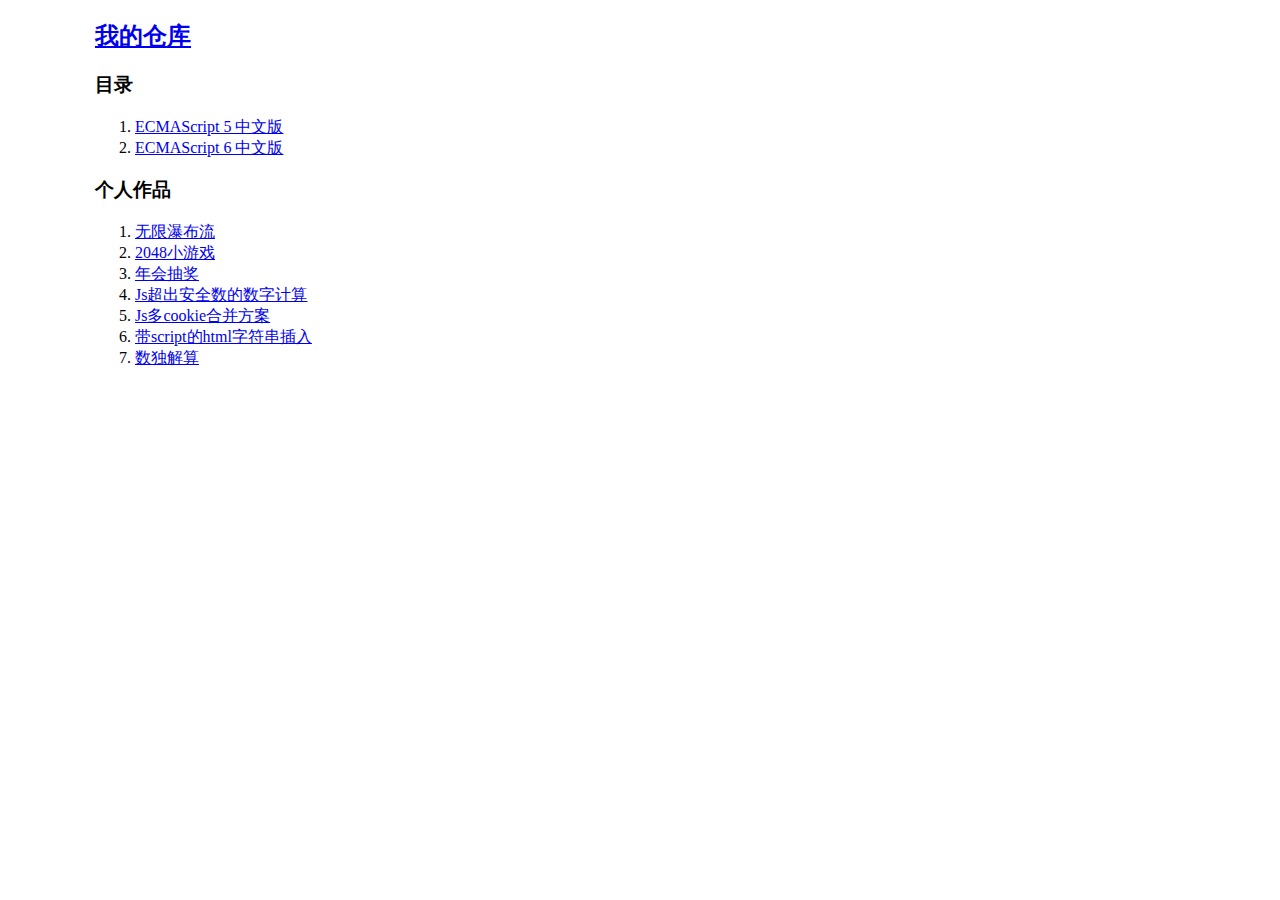
<file: index.html>
<!DOCTYPE html PUBLIC "-//W3C//DTD XHTML 1.0 Transitional//EN" "http://www.w3.org/TR/xhtml1/DTD/xhtml1-transitional.dtd">
<html xmlns="http://www.w3.org/1999/xhtml" xml:lang="en">
<head>
  <meta http-equiv="Content-Type" content="text/html;charset=UTF-8">
  <meta name="baidu_union_verify" content="72eb6b51d699dcba6bad1bfb6adeff0c">
  <title>坚壳</title>
  <style>
  body {
    width: 1090px;
    margin: 20px auto;
  }
  </style>
</head>
<body>
  <h2><a href="http://www.github.com/feng524822">我的仓库</a></h2>
  <h3>目录</h3>
  <ol>
    <li><a href="es5/">ECMAScript 5 中文版</a></li>
    <li><a href="es6/">ECMAScript 6 中文版</a></li>
  </ol>
  <h3>个人作品</h3>
  <ol>
    <li><a href="waterfall/">无限瀑布流</a></li>
    <li><a href="2048/">2048小游戏</a></li>
    <li><a href="lottery/index.html">年会抽奖</a></li>
    <li><a href="https://github.com/feng524822/StringMath" target="_blank">Js超出安全数的数字计算</a></li>
    <li><a href="https://github.com/feng524822/Jcookie" target="_blank">Js多cookie合并方案</a></li>
    <li><a href="https://github.com/feng524822/runHtmlWithScript" target="_blank">带script的html字符串插入</a></li>
    <li><a href="/shudu" target="_blank">数独解算</a></li>
  </ol>
</body>
</html>
</file>
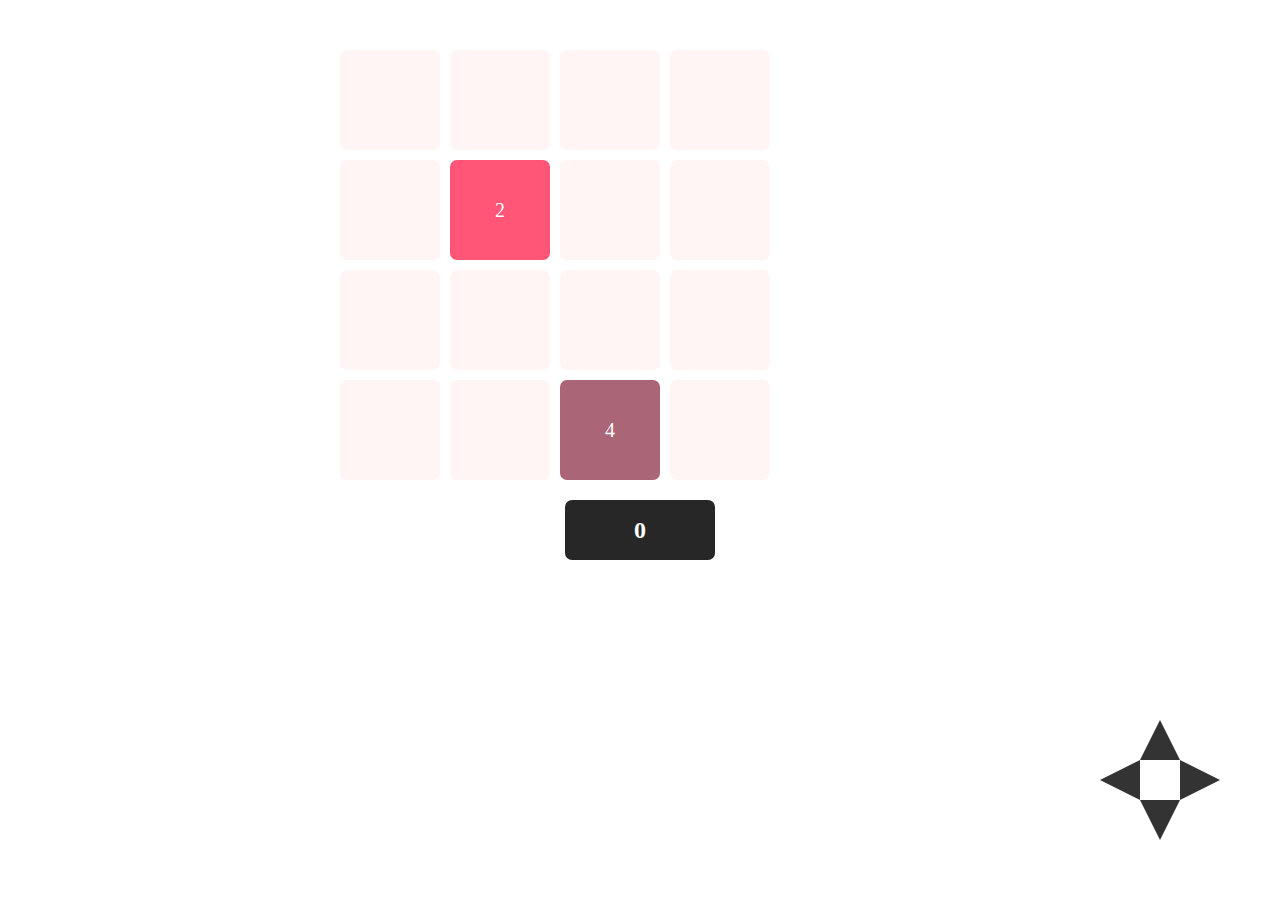
<file: 2048/index.html>
<!DOCTYPE html>
<html lang="en">
<head>
<meta charset="UTF-8">
<title>Document</title>
<style>
    * {margin: 0; padding: 0;}
    ul, li {list-style: none;}
    #wrap {
        width: 600px;
        margin: 50px auto;
    }
</style>
<script src="2048.js"></script>
<script>
window.onload = function() {
    var a = h2048(document.getElementById("wrap"));
}
</script>
</head>
<body>
    <div id="wrap"></div>
</body>
</html>
</file>
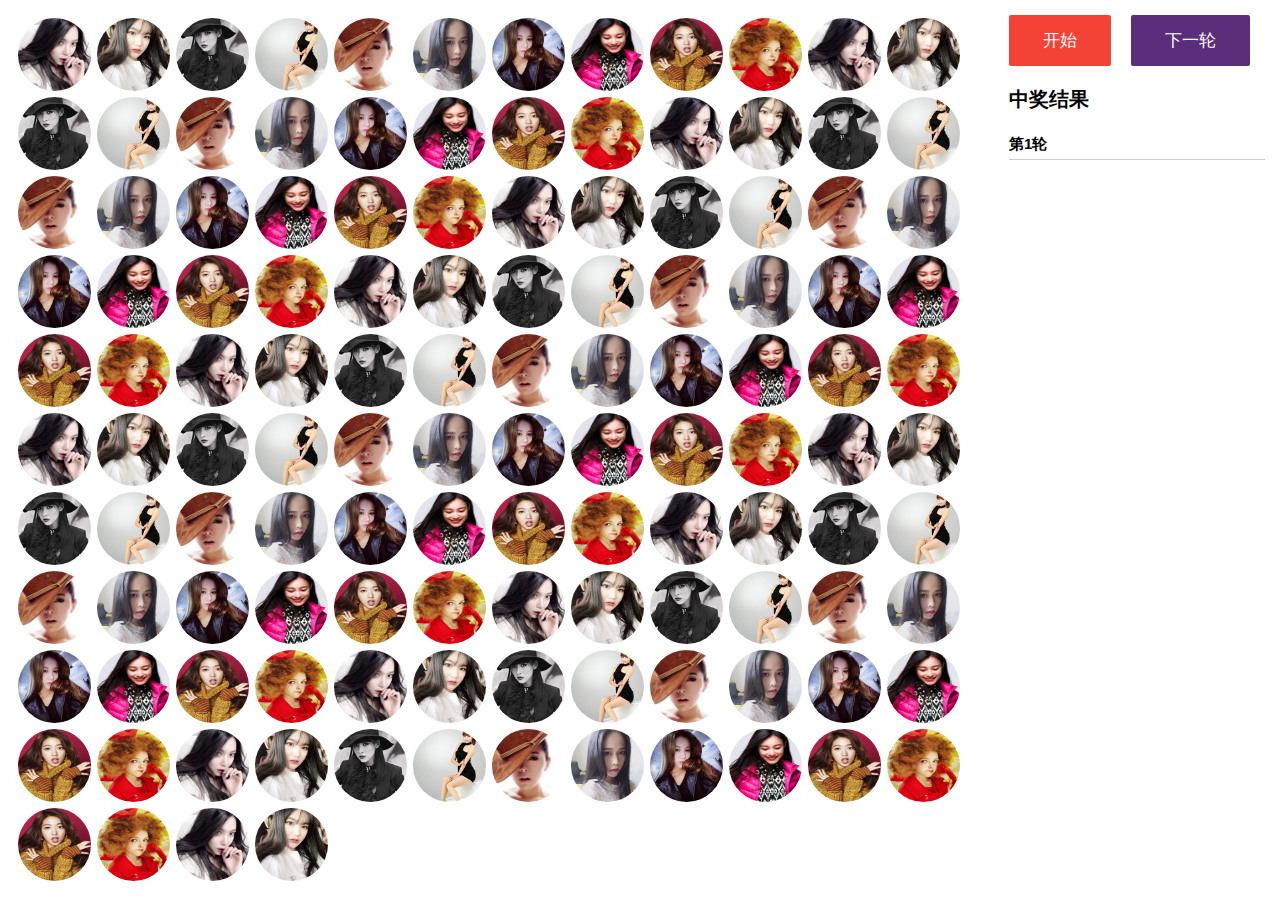
<file: lottery/index.html>
<!DOCTYPE html PUBLIC "-//W3C//DTD XHTML 1.0 Transitional//EN" "http://www.w3.org/TR/xhtml1/DTD/xhtml1-transitional.dtd">
<html xmlns="http://www.w3.org/1999/xhtml" xml:lang="en">
<head>
	<meta http-equiv="Content-Type" content="text/html;charset=UTF-8">
	<title>年会抽奖</title>
	<link rel="stylesheet" href="main.css" />
</head>
<body>
	<script src="data.js"></script>
	<script src="main.js"></script>
	<script>
		new Lottery(JOINER, 7, 1.5);
	</script>
</body>
</html>
</file>
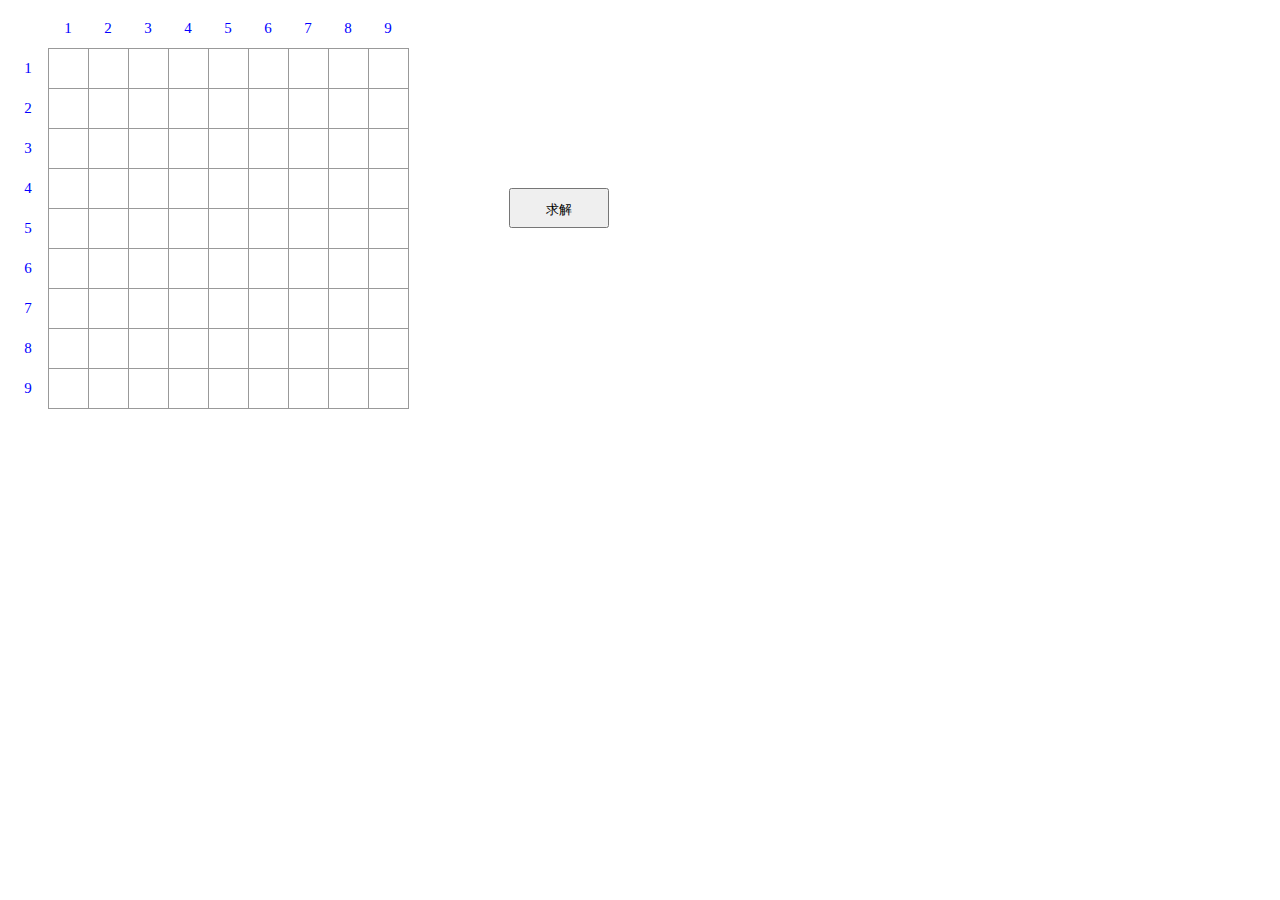
<file: shudu/index.html>
<!DOCTYPE html>
<html lang="en">
<head>
    <meta charset="UTF-8">
    <meta name="viewport" content="width=device-width, initial-scale=1.0">
    <meta http-equiv="X-UA-Compatible" content="ie=edge">
    <title>Document</title>
    <style>
        input {
            box-sizing: border-box;
            width: 35px;
            height: 35px;
            line-height: 35px;
            padding: 0;
            font-size: 15px;
            text-align: center;
            border: 0;
        }
        ul {
            margin: 0;
            padding: 0;
        }
        ul > li {
            list-style: none;
            width: 40px;
            height: 40px;
            line-height: 40px;
            padding: 0;
            font-size: 15px;
            text-align: center;
            color:blue;
        }
        .list1 {
            float: none;
            clear: both;
            height: 40px;
            margin-left: 40px;
        }
        .list1 li {
            float: left;
        }
        .list2 {
            float: left;
            width: 40px;
        }
        table{
            float: left;
            border-spacing: 0;
            border-collapse: collapse;
        }
        td {
            border: 1px solid #999;
            padding: 2px;
        }
        button {
            margin-top: 140px;
            margin-left: 100px;
            width: 100px;
            height: 40px;
            line-height: 38px;
            box-sizing: border-box;
        }
    </style>
</head>
<body>
<ul class="list1">
    <li>1</li>
    <li>2</li>
    <li>3</li>
    <li>4</li>
    <li>5</li>
    <li>6</li>
    <li>7</li>
    <li>8</li>
    <li>9</li>
</ul>
<ul class="list2">
    <li>1</li>
    <li>2</li>
    <li>3</li>
    <li>4</li>
    <li>5</li>
    <li>6</li>
    <li>7</li>
    <li>8</li>
    <li>9</li>
</ul>
<table border="0" cellspacing="0" cellpadding="0">
    <tr>
        <td><input type="text"></td>
        <td><input type="text"></td>
        <td><input type="text"></td>
        <td><input type="text"></td>
        <td><input type="text"></td>
        <td><input type="text"></td>
        <td><input type="text"></td>
        <td><input type="text"></td>
        <td><input type="text"></td>
    </tr>
    <tr>
        <td><input type="text"></td>
        <td><input type="text"></td>
        <td><input type="text"></td>
        <td><input type="text"></td>
        <td><input type="text"></td>
        <td><input type="text"></td>
        <td><input type="text"></td>
        <td><input type="text"></td>
        <td><input type="text"></td>
    </tr>
    <tr>
        <td><input type="text"></td>
        <td><input type="text"></td>
        <td><input type="text"></td>
        <td><input type="text"></td>
        <td><input type="text"></td>
        <td><input type="text"></td>
        <td><input type="text"></td>
        <td><input type="text"></td>
        <td><input type="text"></td>
    </tr>
    <tr>
        <td><input type="text"></td>
        <td><input type="text"></td>
        <td><input type="text"></td>
        <td><input type="text"></td>
        <td><input type="text"></td>
        <td><input type="text"></td>
        <td><input type="text"></td>
        <td><input type="text"></td>
        <td><input type="text"></td>
    </tr>
    <tr>
        <td><input type="text"></td>
        <td><input type="text"></td>
        <td><input type="text"></td>
        <td><input type="text"></td>
        <td><input type="text"></td>
        <td><input type="text"></td>
        <td><input type="text"></td>
        <td><input type="text"></td>
        <td><input type="text"></td>
    </tr>
    <tr>
        <td><input type="text"></td>
        <td><input type="text"></td>
        <td><input type="text"></td>
        <td><input type="text"></td>
        <td><input type="text"></td>
        <td><input type="text"></td>
        <td><input type="text"></td>
        <td><input type="text"></td>
        <td><input type="text"></td>
    </tr>
    <tr>
        <td><input type="text"></td>
        <td><input type="text"></td>
        <td><input type="text"></td>
        <td><input type="text"></td>
        <td><input type="text"></td>
        <td><input type="text"></td>
        <td><input type="text"></td>
        <td><input type="text"></td>
        <td><input type="text"></td>
    </tr>
    <tr>
        <td><input type="text"></td>
        <td><input type="text"></td>
        <td><input type="text"></td>
        <td><input type="text"></td>
        <td><input type="text"></td>
        <td><input type="text"></td>
        <td><input type="text"></td>
        <td><input type="text"></td>
        <td><input type="text"></td>
    </tr>
    <tr>
        <td><input type="text"></td>
        <td><input type="text"></td>
        <td><input type="text"></td>
        <td><input type="text"></td>
        <td><input type="text"></td>
        <td><input type="text"></td>
        <td><input type="text"></td>
        <td><input type="text"></td>
        <td><input type="text"></td>
    </tr>
</table>
<button>求解</button>
<!-- <script src="./data.js"></script> -->
<script src="./calc.js"></script>
<script src="./get_data_from_html.js"></script>
<script src="./set_data_to_html.js"></script>
<script>
    var button = document.getElementsByTagName('button')[0];
    var before = true;
    button.addEventListener('click', function() {
        var table = document.getElementsByTagName('table')[0];
        var data = get_data_from_html(table);
        
        var ret = SD_CALC(data);
        if (typeof ret === 'string') {
            alert(ret);
            return false;
        }

        set_data_to_html(table, data, true);
    });
    var inputs = document.getElementsByTagName('input');
    for (var i = 0; i < inputs.length;i++) {
        inputs[i].addEventListener('change', function(evt) {
            if (evt.target.value.trim() && before) {
                evt.target.style.backgroundColor = '#ddd';
                evt.target.parentNode.style.backgroundColor = '#ddd';
            }
        })
    }
</script>
</body>
</html>
</file>
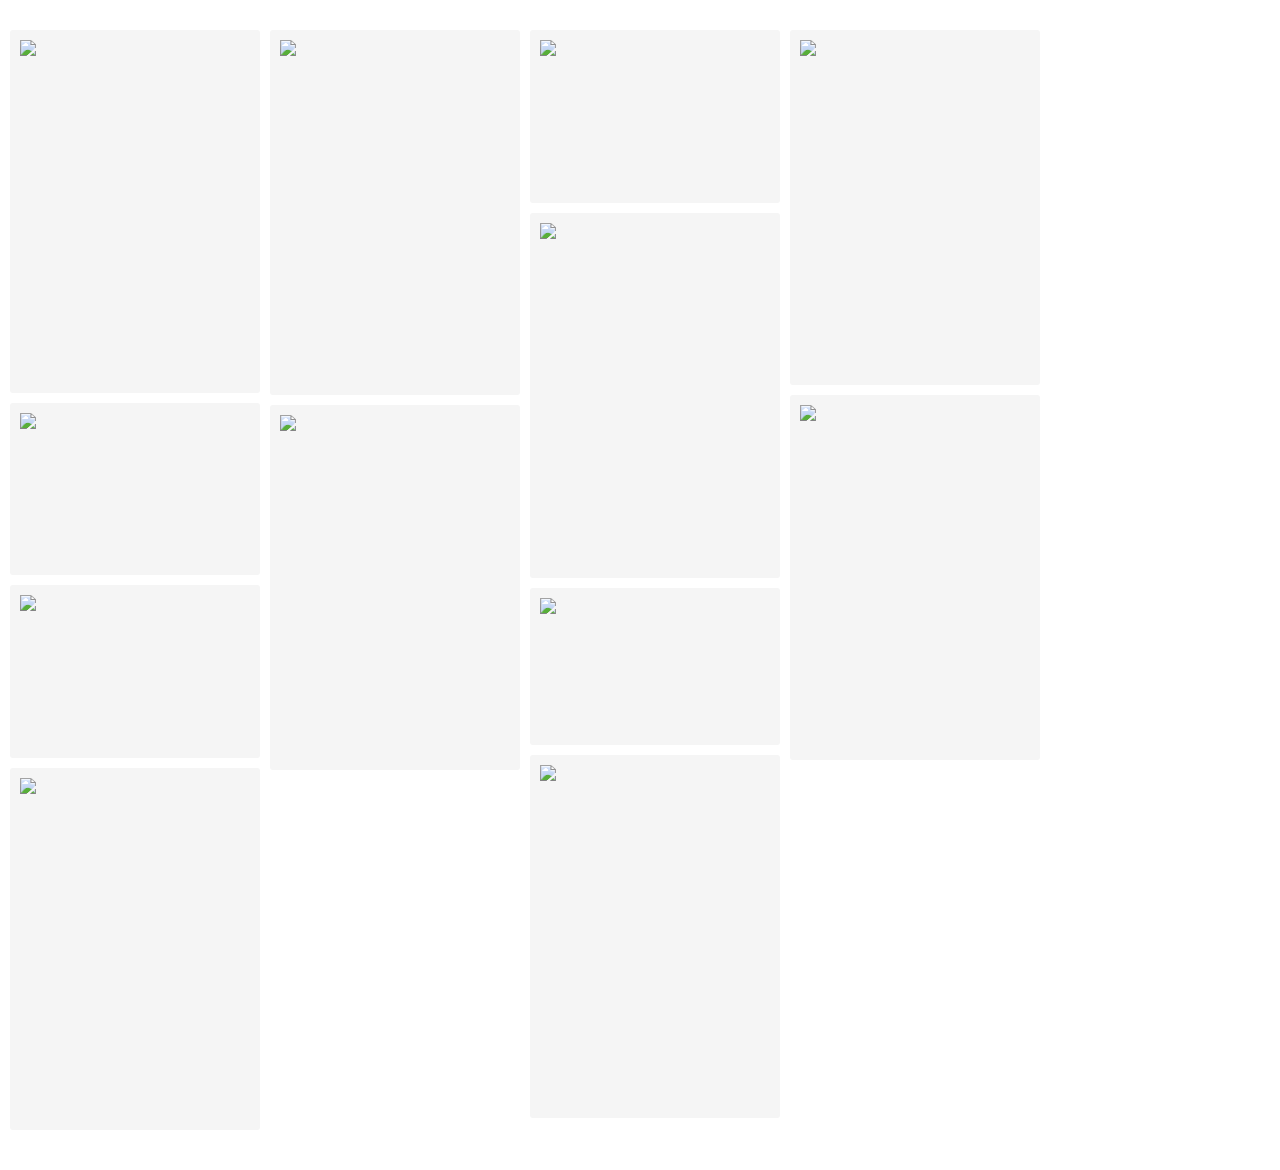
<file: waterfall/index.html>
<!DOCTYPE html PUBLIC "-//W3C//DTD XHTML 1.0 Transitional//EN" "http://www.w3.org/TR/xhtml1/DTD/xhtml1-transitional.dtd">
<html xmlns="http://www.w3.org/1999/xhtml" xml:lang="en">
<head>
<meta http-equiv="Content-Type" content="text/html;charset=UTF-8">
<title>瀑布流</title>
<script src="../src/loadScript.js"></script>
<script>
    loadScript(
        [
            '../src/waterfall'
            ,'../src/ajax'
            ,'./js/init'
        ],
        function(waterfall, ajax, init) {
            (function() {
                if (document.getElementById("test")) {
                    init(waterfall, ajax);
                } else {
                    setTimeout(arguments.callee, 100);
                }
            })();
        }
    );
</script>
</head>
<body>
<style>
    * {
        margin: 0;
        padding: 0;
    }
    img {
        display: block;
        vertical-align: middle;
    }
    ul, li {
        list-style: none;
    }
    #test {
        width: 1260px;
        margin: 30px auto;
    }
    #test li {
        min-height: 50px;
        padding: 10px;
        width: 280px;
        background: #f5f5f5;
        border-radius: 3px;
        float: left;
        display: block;
        -moz-transition: all 1s ease-out;
        -webkit-transition: all 1s ease-out;
        -o-transition: all 1s ease-out;
        transition: all 1s ease-out;
    }
    .after_waterfall li {
        float: none;
    }
</style>
<ul id="test">
    <li data-src="http://pic.tingbuxia.com/120423/9164_0021335180134.jpg" data-width="280" data-height="418"></li>
    <li data-src="http://pic.tingbuxia.com/121213/9447_0041355401836.jpg" data-width="280" data-height="420"></li>
    <li data-src="http://pic.tingbuxia.com/121213/9444_0121355401750.jpg" data-width="280" data-height="186"></li>
    <li data-src="http://pic.tingbuxia.com/120601/9320_0061338557292.jpg" data-width="280" data-height="408"></li>
    <li data-src="http://pic.tingbuxia.com/120813/9416_0041344791337.jpg" data-width="280" data-height="420"></li>
    <li data-src="http://pic.tingbuxia.com/121213/9446_0061355401820.jpg" data-width="280" data-height="420"></li>
    <li data-src="http://pic.tingbuxia.com/121213/9445_0161355401804.jpg" data-width="280" data-height="185"></li>
    <li data-src="http://pic.tingbuxia.com/121213/9444_0041355401743.jpg" data-width="280" data-height="420"></li>
    <li data-src="http://pic.tingbuxia.com/121213/9444_0161355401755.jpg" data-width="280" data-height="186"></li>
    <li data-src="http://pic.tingbuxia.com/120601/9319_0011338557276.jpg" data-width="280" data-height="167"></li>
    <li data-src="http://pic.tingbuxia.com/120605/9339_0081338907412.jpg" data-width="280" data-height="417"></li>
    <li data-src="http://pic.tingbuxia.com/120605/9338_0061338907380.jpg" data-width="280" data-height="416"></li>
</ul>
<script src="../libs/referrer-killer.js"></script>
<script>
    (function() {
        for (var i = 0, lis = document.getElementById("test").children; i < lis.length; i++) {
            var li = lis[i];
            var width = li.getAttribute('width');
            var height = li.getAttribute('height');
            li.style.width = width;
            li.style.height = height;

            li.innerHTML = ReferrerKiller.imageHtml(li.getAttribute("data-src"), {
                width: width,
                height: height
            });
        }
    })();
</script>
</body>
</html>
</file>
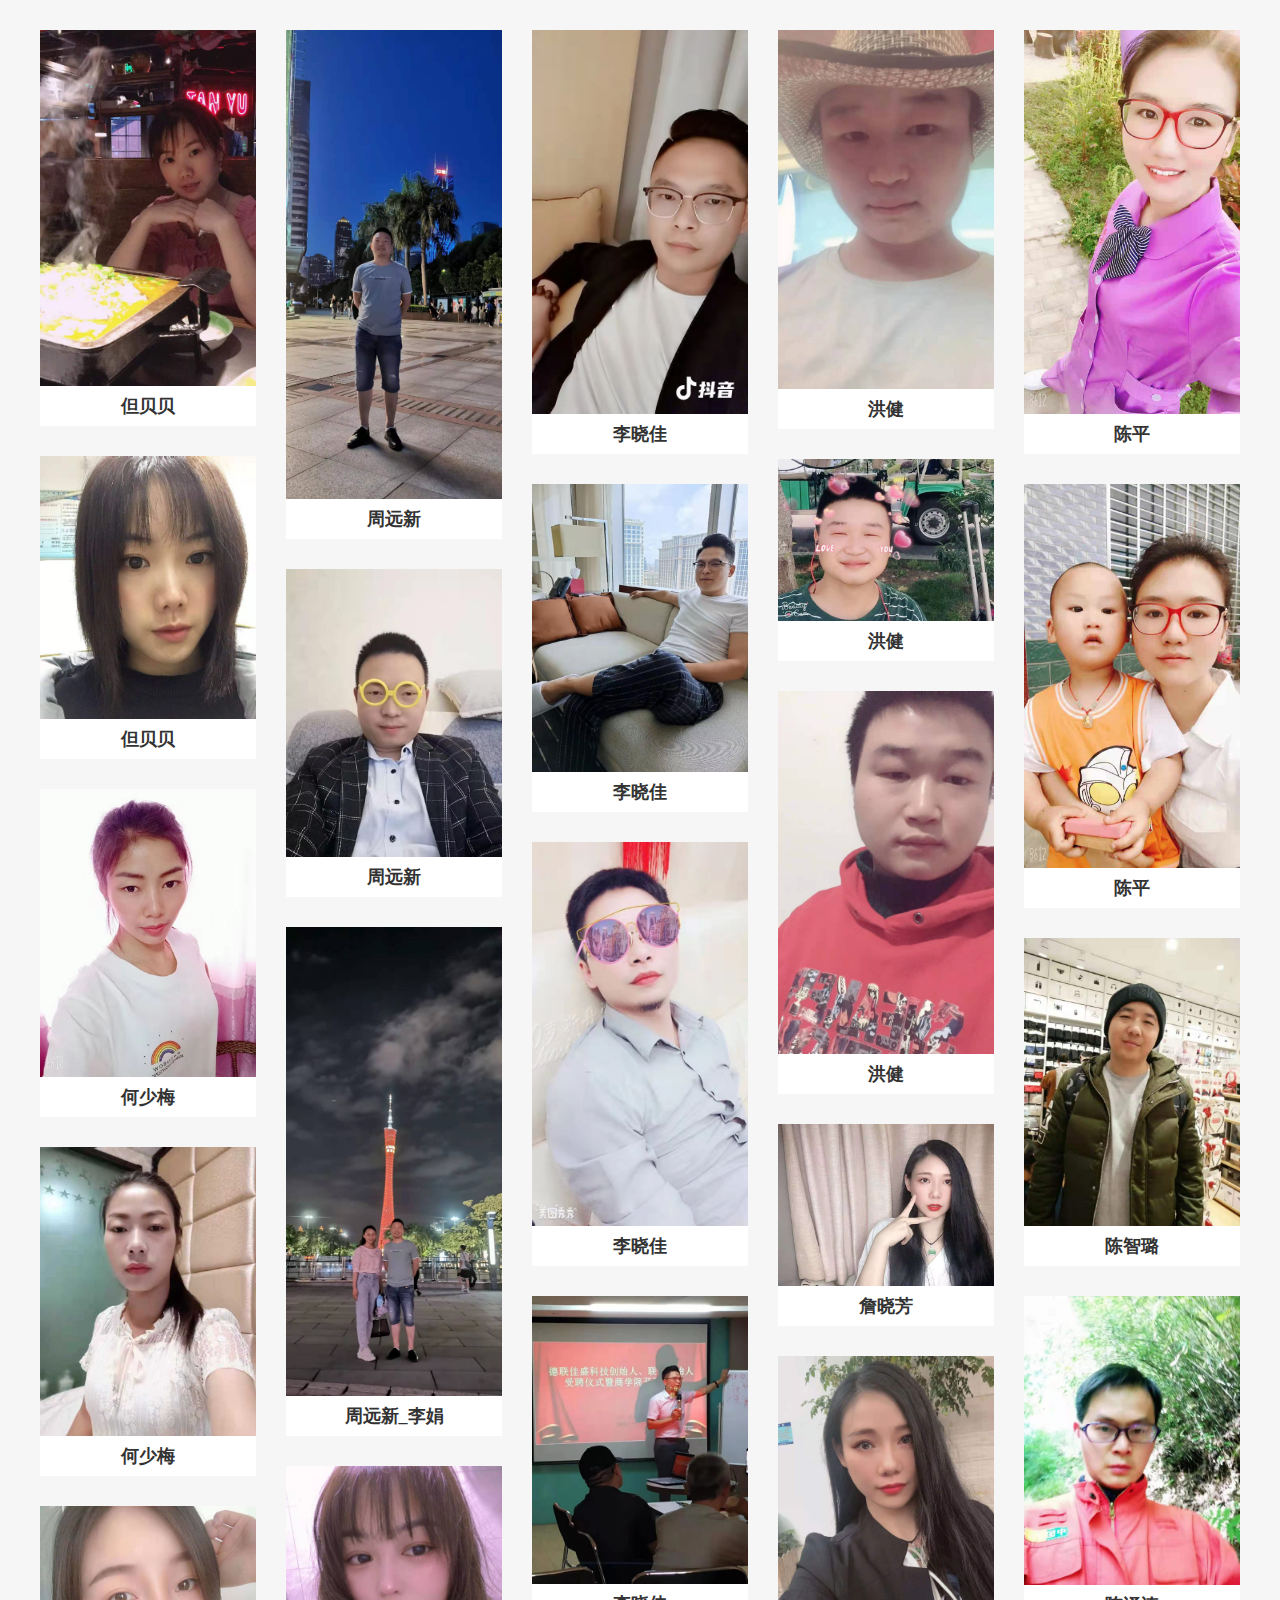
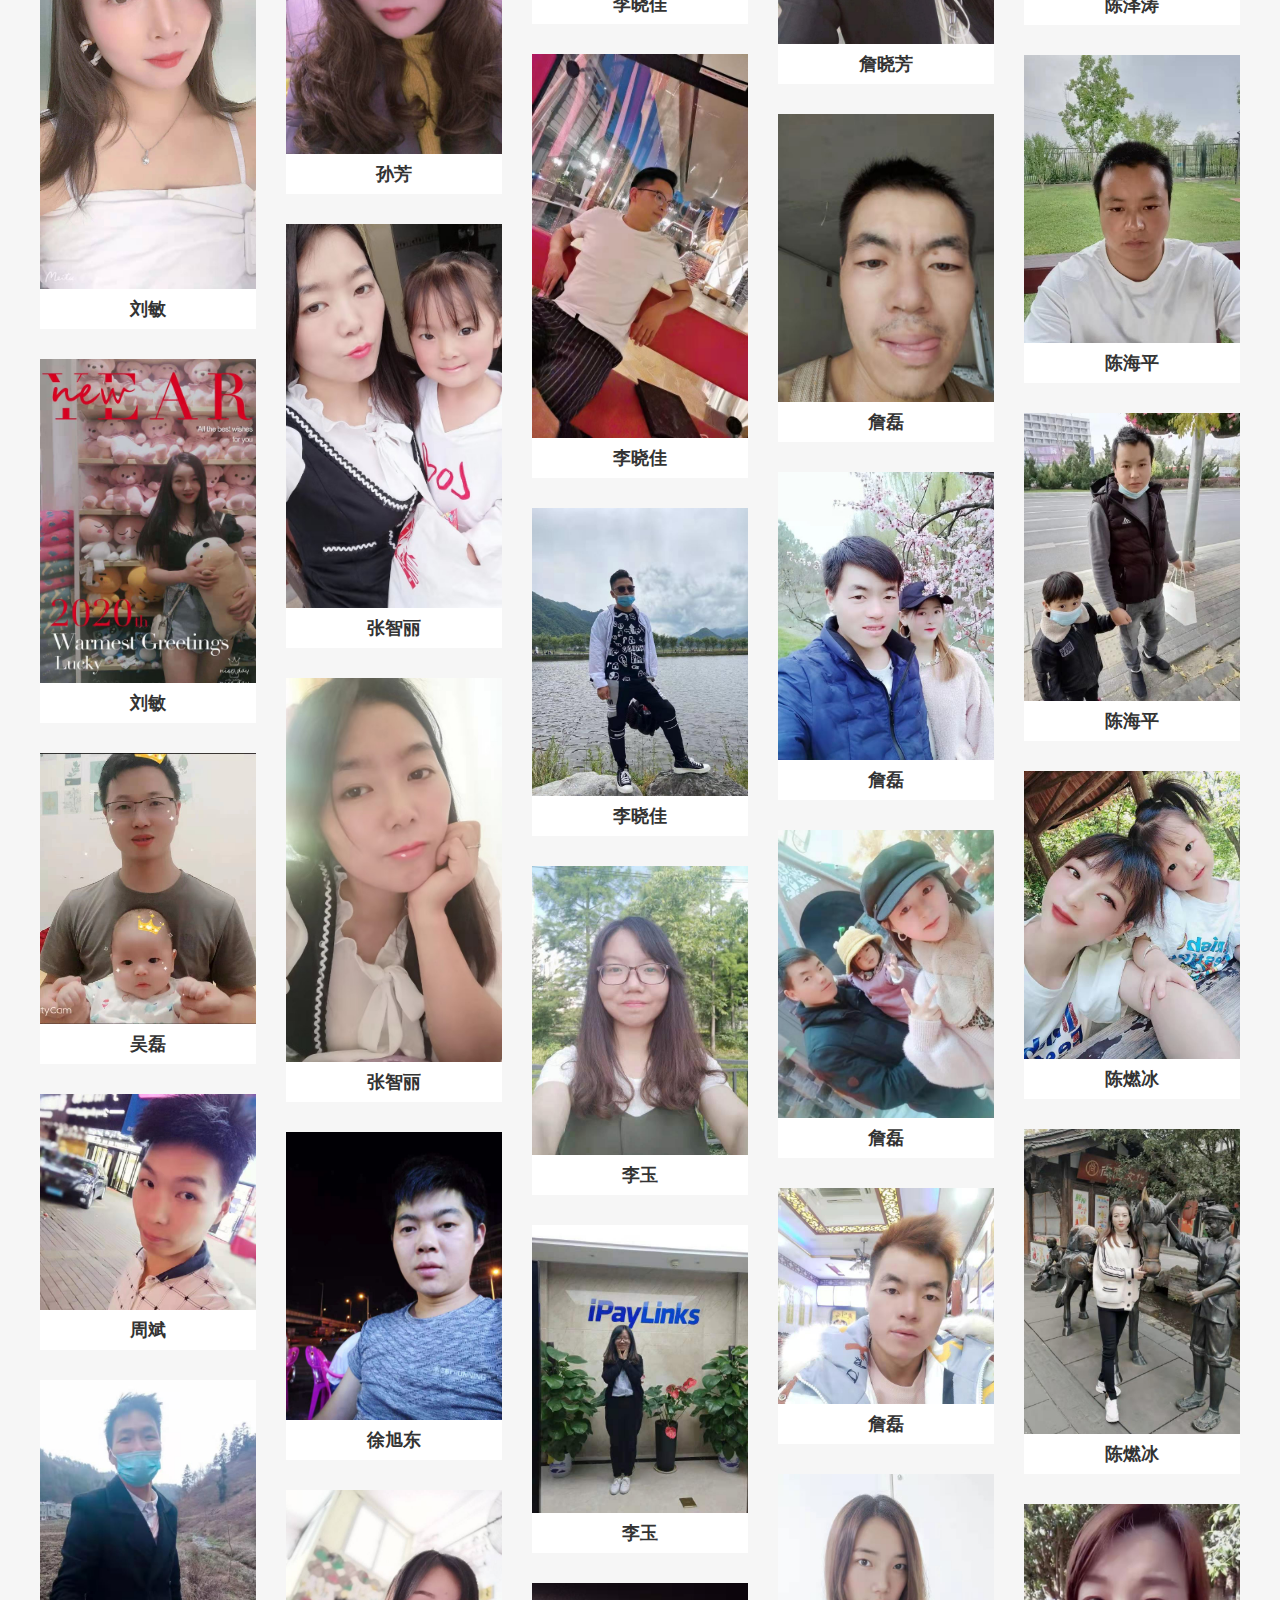
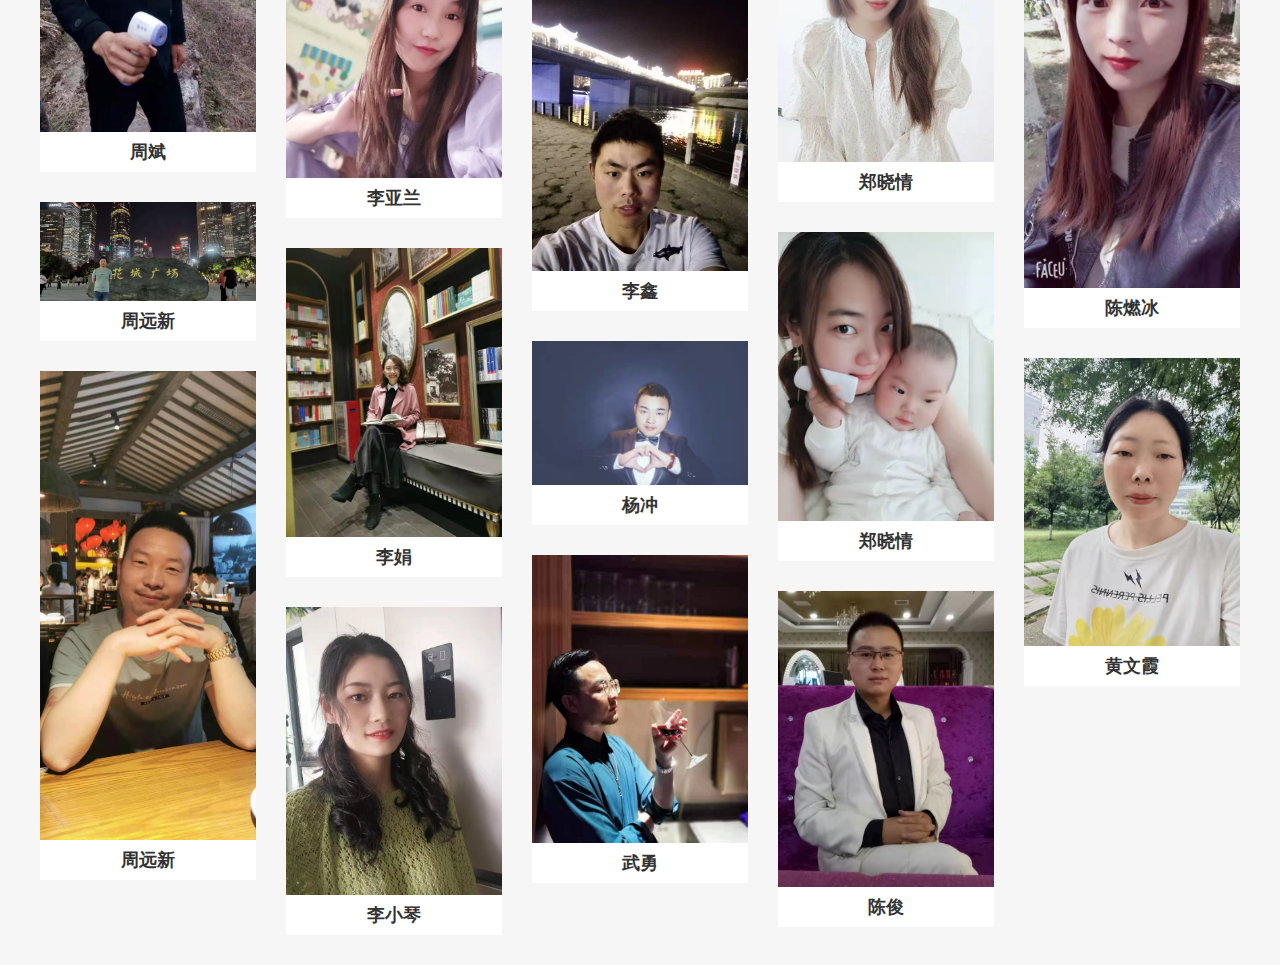
<file: 200602/photo/index.html>
<!DOCTYPE html>
<html lang="en">
  <head>
    <meta charset="UTF-8" />
    <meta http-equiv="X-UA-Compatible" content="IE=edge" />
    <meta name="viewport" content="width=device-width, initial-scale=1.0" />
    <title>06届(2)班初中同学</title>
    <style>
      ::-webkit-scrollbar-track {
        box-shadow: inset 0 0 3px rgba(0, 0, 0, 0.3);
        border-radius: 3px;
        background-color: #f5f5f5;
      }
      ::-webkit-scrollbar {
        width: 6px;
        height: 6px;
        background-color: #f5f5f5;
      }
      ::-webkit-scrollbar-thumb {
        border-radius: 3px;
        box-shadow: inset 0 0 3px rgba(0, 0, 0, 0.3);
        background-color: #a9a9a9;
      }
    </style>
    <style>
      * {
        margin: 0;
        padding: 0;
      }
      body {
        background: #f6f6f6;
      }
      li {
        list-style: none;
      }
      .list {
        width: 1200px;
        margin: 30px auto;
        columns: 5;
        column-gap: 30px;
      }
      .item {
        background: #fff;
        width: 100%;
        break-inside: avoid;
        margin-bottom: 30px;
        cursor: pointer;
      }
      .item img {
        width: 100%;
        vertical-align: top;
      }
      .item h2 {
        font-size: 18px;
        text-align: center;
        margin: 0;
        padding: 8px;
        color: #333;
      }
      .list.thumb {
        margin: 0;
        position: fixed;
        bottom: 10px;
        left: 50%;
        transform: translateX(-50%);
        overflow-x: scroll;
        columns: auto;
        column-gap: unset;
        display: flex;
        flex-direction: row;
      }
      /* .list.thumb::-webkit-scrollbar {
        display: none;
      } */
      .list.thumb .item {
        width: auto;
        height: 80px;
        margin: 0 5px;
        margin-bottom: 0;
        border: 2px solid transparent;
      }
      .list.thumb .item.active {
        border-color: rgb(230, 116, 10);
      }
      .list.thumb .item img {
        height: 100%;
        width: auto;
      }
      .list.thumb .item h2 {
        display: none;
      }
      @media screen and (max-width: 767.98px) {
        .list {
          width: calc(100vw - 20px);
          columns: 2;
          margin: 10px;
          column-gap: 10px;
        }
        .item {
          margin-bottom: 10px;
        }
      }
      .lightbox {
        display: none;
        position: fixed;
        left: 0;
        top: 0;
        width: 100%;
        height: 100%;
        padding-top: 30px;
        padding-bottom: 100px;
        background: rgba(0, 0, 0, 0.85);
        flex-direction: column;
        align-items: center;
        justify-content: space-between;
      }
      .lightbox img {
        max-height: calc(100vh - 200px);
        max-width: 90vw;
      }
      .lightbox h2 {
        color: #fff;
        margin-top: 15px;
        text-align: center;
      }
      .lightbox .close {
        position: absolute;
        right: 40px;
        top: 40px;
        width: 30px;
        height: 30px;
        line-height: 30px;
        background: #fff;
        border-radius: 50%;
        z-index: 2;
        text-align: center;
        font-size: 20px;
        color: #777;
        font-family: sans-serif;
        cursor: pointer;
      }
    </style>
  </head>
  <body>
    <div class="lightbox">
      <span class="close">X</span>
      <div class="content"></div>
    </div>
    <script>
      const images = ["但贝贝-1.jpeg","但贝贝-2.jpeg","何少梅-2.jpeg","何少梅.jpeg","刘敏-1.jpg","刘敏-2.jpg","吴磊.jpeg","周斌-1.jpg","周斌-2.jpg","周远新-2.jpg","周远新-3.jpg","周远新-4.jpg","周远新.jpg","周远新_李娟.jpg","孙芳.jpeg","张智丽-2.jpeg","张智丽.jpeg","徐旭东.jpeg","李亚兰.jpeg","李娟.jpg","李小琴.jpeg","李晓佳-1.jpg","李晓佳-2.jpg","李晓佳-3.jpg","李晓佳-4.jpg","李晓佳-5.jpg","李晓佳-6.jpg","李玉-1.jpg","李玉.jpg","李鑫.jpg","杨冲.jpeg","武勇.jpg","洪健-2.jpeg","洪健-3.jpeg","洪健.jpeg","詹晓芳-1.jpeg","詹晓芳-2.jpeg","詹磊-1.jpg","詹磊-2.jpg","詹磊-3.jpg","詹磊-4.jpg","郑晓情-1.jpg","郑晓情-2.jpg","陈俊.jpg","陈平-1.jpeg","陈平-2.jpeg","陈智璐.jpg","陈泽涛.jpg","陈海平-1.jpeg","陈海平-2.jpeg","陈燃冰-2.jpg","陈燃冰-3.jpg","陈燃冰.jpg","黄文霞.jpeg"];
      const listHtml = images
        .map((img, i) => `<div data-index="${i}" class="item"><img src="./${img}" /><h2>${img.split(".").shift().split('-').shift()}</h2></div>`)
        .join('');
      const html = [`<div class="list">${listHtml}</div>`];
      document.write(html);

      const list = document.querySelector(".list");
      const lightbox = document.querySelector(".lightbox");
      const lightboxContent = document.querySelector(".lightbox>.content");
      const lightboxClose = document.querySelector(".lightbox>.close");
      list.addEventListener("click", (evt) => {
        let target = evt.target;
        let item = target.closest(".item");
        setActive(item);
      });
      lightboxClose.addEventListener("click", () => {
        lightbox.style.display = "none";
        list.classList.remove("thumb");
      })
      let index = 0;
      function setActive(item) {
        if (item) {
          let active = document.querySelector(".active")
          if (active) {
            active.classList.remove("active");
          }
          item.classList.add("active");
          lightboxContent.innerHTML = item.innerHTML;
          list.classList.add("thumb");
          lightbox.style.display = "flex";
          index = +item.dataset.index;
        }
      }

      function move(dir) {
        let i = index + dir;
        setActive(document.querySelector(`.item[data-index="${i}"]`));
      }

      if ("ontouchstart" in window) {
        let start = 0;
        let end = 0;
        const touchstart = (evt) => {
          start = evt.touches[0].pageX;
          lightboxContent.addEventListener("touchmove", touchmove, false);
          lightboxContent.addEventListener("touchend", touchend, false);
        }
        const touchmove = (evt) => {
          end = evt.touches[0].pageX;
        }
        const touchend = (evt) => {
          let distance = end - start;
          if (end && Math.abs(distance) > 50) {
            move(distance > 0 ? -1 : 1);
          }
          lightboxContent.removeEventListener("touchmove", touchmove, false);
          lightboxContent.removeEventListener("touchend", touchend, false);
        }
        lightboxContent.addEventListener("touchstart", touchstart, false);
      }
    </script>
  </body>
</html>
</file>
<file: lottery/main.css>
html, body, div, ul, li, img, span, dl, dt, dd {
	margin: 0;
	padding: 0;
}
dl, dt, dd, ul, li {
	list-style: none;
}
.container {
	font-size: 13px;
	font-family: 'PingFang SC', 'Helvetica Neue', 'Helvetica', 'STHeitiSC-Light', 'Arial', sans-serif;
	overflow: hidden;
}
.left {
	float: left;
	position: relative;
}
.left img {
	margin: 0;
	border: 0;
	width: 100%;
	height: 100%;
	-webkit-border-radius: 50%;
	-moz-border-radius: 50%;
	-ms-border-radius: 50%;
	border-radius: 50%;
}
.left .focus {
	display: none;
	position: absolute;
	top: 50%;
	left: 50%;
	width: 0;
	height: 0;
	z-index: 99;
	overflow: hidden;
	padding: 20px;
	-webkit-border-radius: 50%;
	-moz-border-radius: 50%;
	-ms-border-radius: 50%;
	border-radius: 50%;
	background: #0277bd;
	-webkit-transform: translate(-50%, -50%);
	  -moz-transform: translate(-50%, -50%);
	   -ms-transform: translate(-50%, -50%);
           transform: translate(-50%, -50%);
	-webkit-transition: all 0.5s ease-in-out;
	-moz-transition: all 0.5s ease-in-out;
	-ms-transition: all 0.5s ease-in-out;
	transition: all 0.5s ease-in-out;
}
.left .focus-text {
	position: absolute;
	bottom: 10%;
	width: 120px;
	left: 50%;
	display: block;
	background: #03a9f4;
	color: #fff;
	margin-left: -50px;
	height: 40px;
	text-align: center;
	line-height: 40px;
	font-size: 20px;
}
.left .list {
	width: 100%;
	height: 100%;
	position: absolute;
	left: 0;
	top: 0;
}
.list li {
	position: absolute;
	z-index: 2;
}

.list .current {
	z-index: 3;
}
.list .current img {
	-webkit-transform: scale(3);
	-moz-transform: scale(3);
	-ms-transform: scale(3);
	transform: scale(3);
	-webkit-transition: transform .1s ease-in-out;
	-moz-transition: transform .1s ease-in-out;
	-ms-transition: transform .1s ease-in-out;
	transition: transform .1s ease-in-out;
}
.list .opacity {
	opacity: 0.1;
}
.right {
	float: right;
}

.ctrl {
	text-align: left;
	margin-bottom: 20px;
}

.trigger, .next {
	display: inline-block;
	font-size: 17px;
	line-height: 1em;
	border-radius: 2px;
	padding: 1em 2em;
	color: #fff;
	transition: 0.222s;
	font-weight: 500;
	cursor: pointer;
	margin-right: 20px;
}
.trigger {
	background: #f44336;
}
.trigger:hover {
	background: #c62828;
}
/*.stop {
	background: #03a9f4;
}
.stop:hover {
	background: #0277bd;
}*/
.next {
	margin-right: 0;
	background: #5b2e7c;
}
.next:hover {
	background: #42205b;
}

.result dl {
	position: relative;
	margin-bottom: 20px;
}
.result dt {
	font-size: 15px;
	font-weight: bold;
	line-height: 30px;
	border-bottom: 1px solid #ccc;
}
.result dd {
	position: absolute;
	text-align: center;
	-webkit-transition: all 1s ease-in-out;
	-moz-transition: all 1s ease-in-out;
	-ms-transition: all 1s ease-in-out;
	transition: all 1s ease-in-out;
}
.result dd img{
	margin: 0;
	border: 0;
	width: 100%;
	height: 100%;
}

.music {
	width: 0;
	height: 0;
	display: none;
}
</file>
